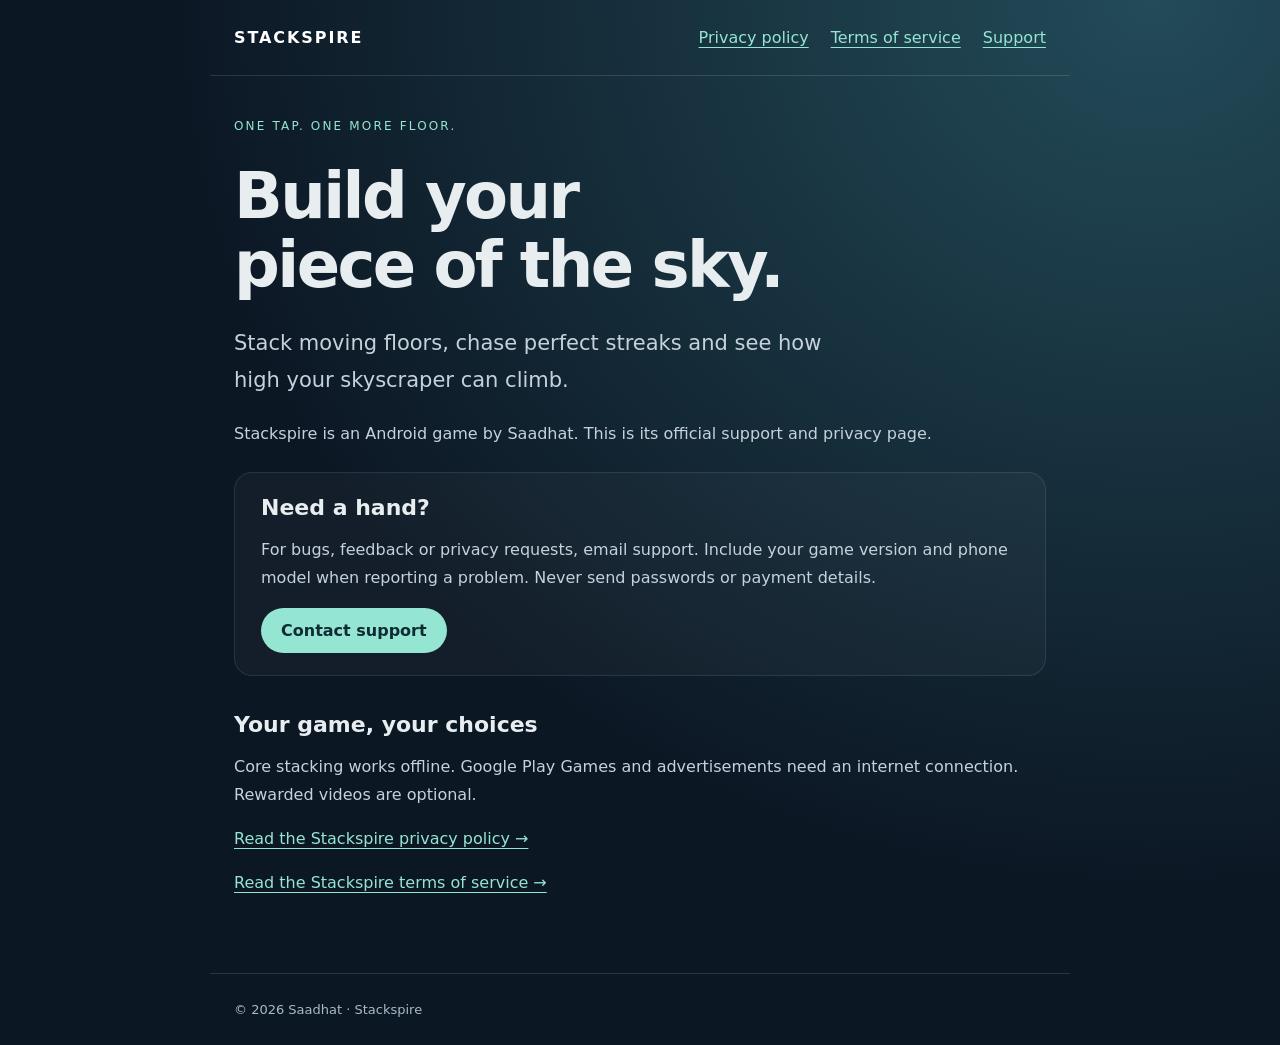
<file: index.html>
<!doctype html><html lang="en"><head><meta charset="utf-8"><meta name="viewport" content="width=device-width,initial-scale=1"><meta name="description" content="Stackspire support and privacy information. A one-tap skyscraper stacking game by Saadhat."><title>Stackspire — Support & Privacy</title><link rel="stylesheet" href="style.css"></head><body><header><a class="brand" href="./">STACKSPIRE</a><nav><a href="privacy.html">Privacy policy</a><a href="terms.html">Terms of service</a><a href="mailto:saadhat10@gmail.com">Support</a></nav></header><main><p class="eyebrow">One tap. One more floor.</p><h1>Build your<br>piece of the sky.</h1><p class="lead">Stack moving floors, chase perfect streaks and see how high your skyscraper can climb.</p><p>Stackspire is an Android game by Saadhat. This is its official support and privacy page.</p><section class="card"><h2>Need a hand?</h2><p>For bugs, feedback or privacy requests, email support. Include your game version and phone model when reporting a problem. Never send passwords or payment details.</p><a class="button" href="mailto:saadhat10@gmail.com?subject=Stackspire%20support">Contact support</a></section><section><h2>Your game, your choices</h2><p>Core stacking works offline. Google Play Games and advertisements need an internet connection. Rewarded videos are optional.</p><p><a href="privacy.html">Read the Stackspire privacy policy →</a></p><p><a href="terms.html">Read the Stackspire terms of service →</a></p></section></main><footer>© 2026 Saadhat · Stackspire</footer></body></html>
</file>
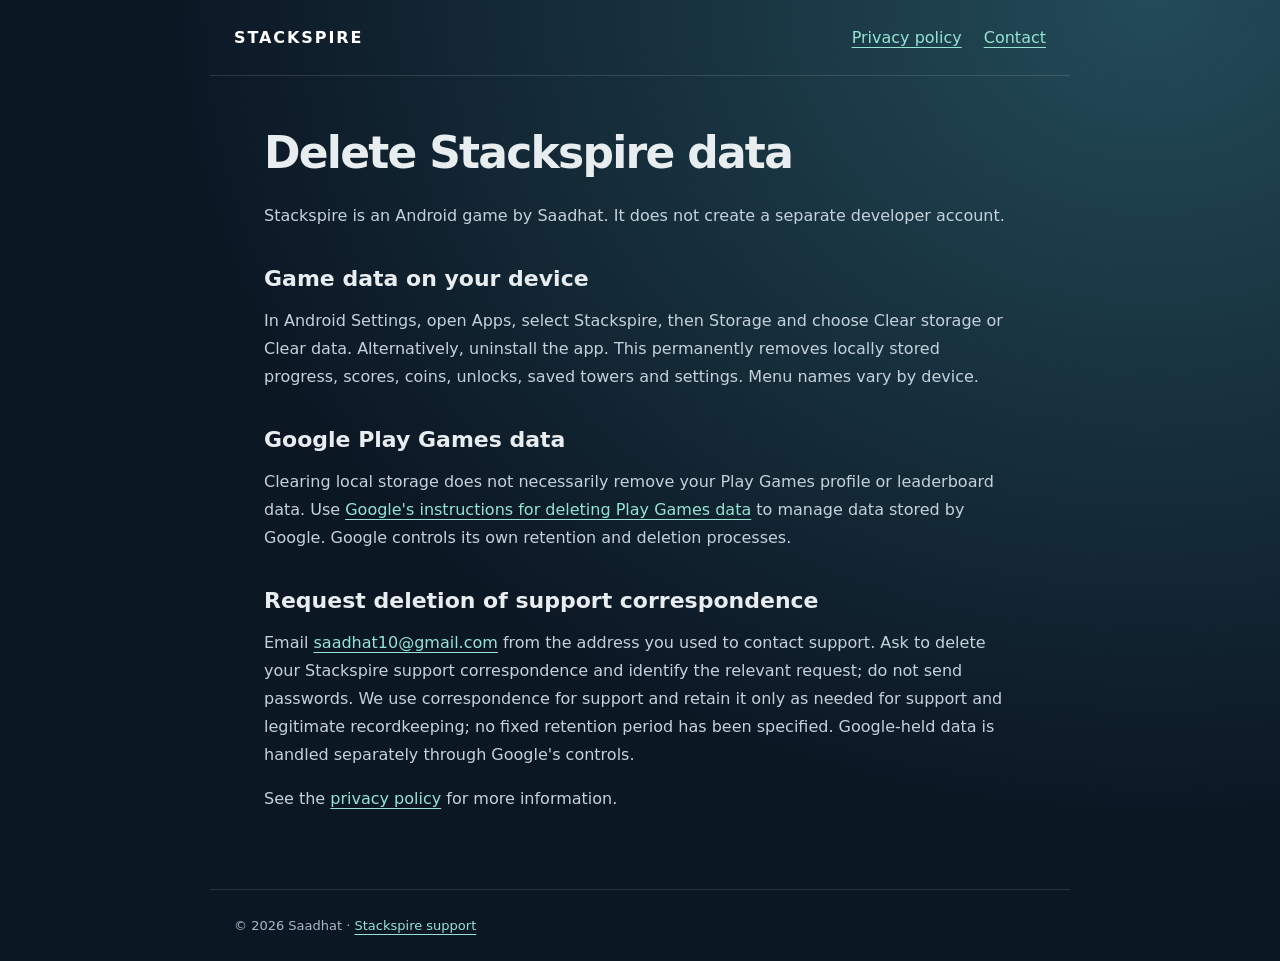
<file: deletion.html>
<!doctype html><html lang="en"><head><meta charset="utf-8"><meta name="viewport" content="width=device-width,initial-scale=1"><title>Stackspire — Data deletion</title><link rel="stylesheet" href="style.css"></head><body><header><a class="brand" href="./">STACKSPIRE</a><nav><a href="privacy.html">Privacy policy</a><a href="mailto:saadhat10@gmail.com">Contact</a></nav></header><main class="policy"><h1>Delete Stackspire data</h1><p>Stackspire is an Android game by Saadhat. It does not create a separate developer account.</p><h2>Game data on your device</h2><p>In Android Settings, open Apps, select Stackspire, then Storage and choose Clear storage or Clear data. Alternatively, uninstall the app. This permanently removes locally stored progress, scores, coins, unlocks, saved towers and settings. Menu names vary by device.</p><h2>Google Play Games data</h2><p>Clearing local storage does not necessarily remove your Play Games profile or leaderboard data. Use <a href="https://support.google.com/googleplay/answer/9130646">Google's instructions for deleting Play Games data</a> to manage data stored by Google. Google controls its own retention and deletion processes.</p><h2>Request deletion of support correspondence</h2><p>Email <a href="mailto:saadhat10@gmail.com?subject=Stackspire%20data%20deletion%20request">saadhat10@gmail.com</a> from the address you used to contact support. Ask to delete your Stackspire support correspondence and identify the relevant request; do not send passwords. We use correspondence for support and retain it only as needed for support and legitimate recordkeeping; no fixed retention period has been specified. Google-held data is handled separately through Google's controls.</p><p>See the <a href="privacy.html">privacy policy</a> for more information.</p></main><footer>© 2026 Saadhat · <a href="./">Stackspire support</a></footer></body></html>
</file>
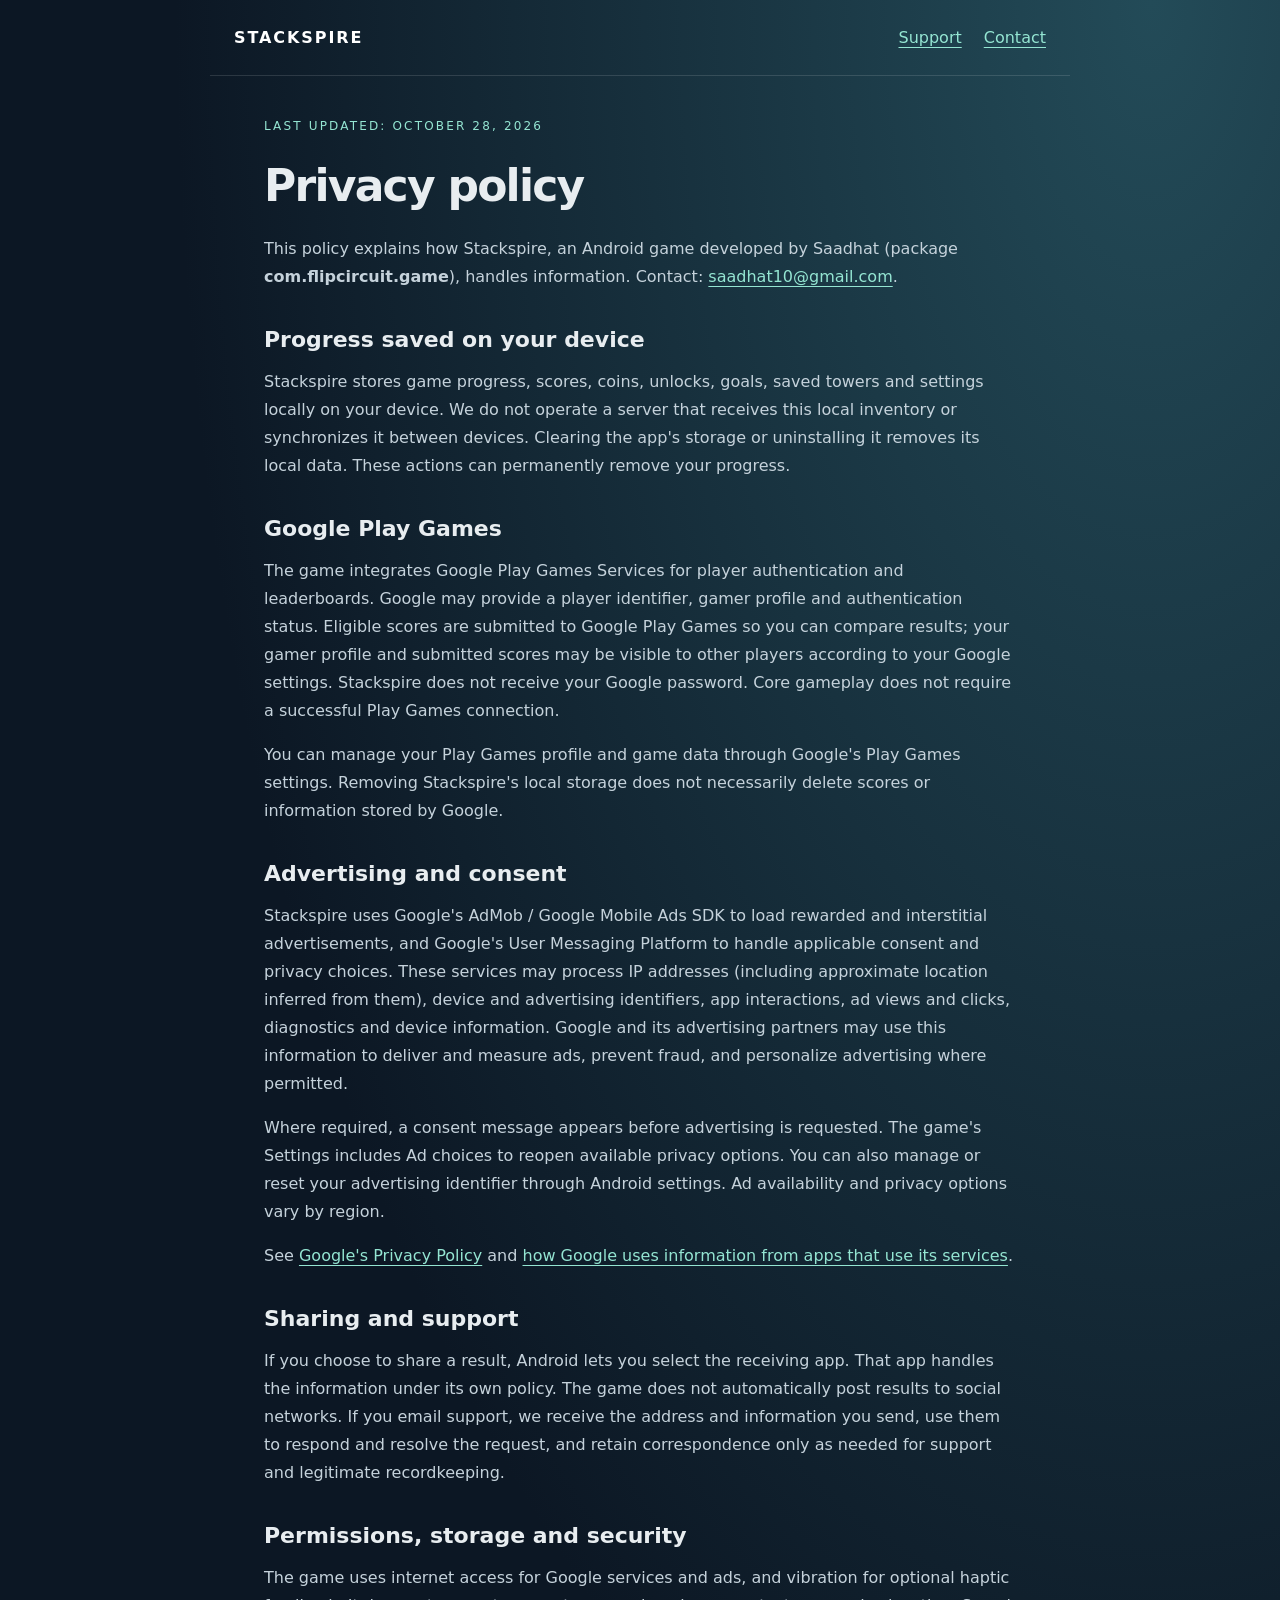
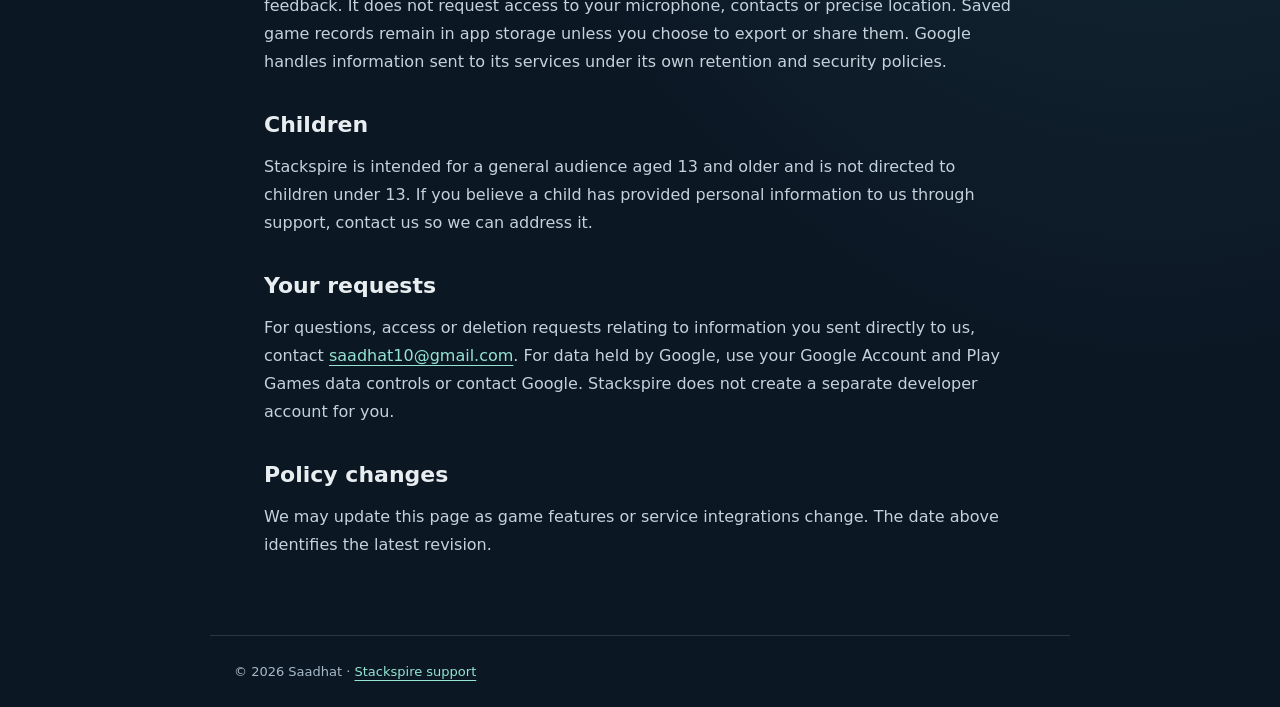
<file: privacy.html>
<!doctype html><html lang="en"><head><meta charset="utf-8"><meta name="viewport" content="width=device-width,initial-scale=1"><meta name="description" content="Privacy policy for the Stackspire Android game by Saadhat."><title>Stackspire — Privacy Policy</title><link rel="stylesheet" href="style.css"></head><body><header><a class="brand" href="./">STACKSPIRE</a><nav><a href="./">Support</a><a href="mailto:saadhat10@gmail.com">Contact</a></nav></header><main class="policy"><p class="eyebrow">Last updated: October 28, 2026</p><h1>Privacy policy</h1><p>This policy explains how Stackspire, an Android game developed by Saadhat (package <strong>com.flipcircuit.game</strong>), handles information. Contact: <a href="mailto:saadhat10@gmail.com">saadhat10@gmail.com</a>.</p><h2>Progress saved on your device</h2><p>Stackspire stores game progress, scores, coins, unlocks, goals, saved towers and settings locally on your device. We do not operate a server that receives this local inventory or synchronizes it between devices. Clearing the app's storage or uninstalling it removes its local data. These actions can permanently remove your progress.</p><h2>Google Play Games</h2><p>The game integrates Google Play Games Services for player authentication and leaderboards. Google may provide a player identifier, gamer profile and authentication status. Eligible scores are submitted to Google Play Games so you can compare results; your gamer profile and submitted scores may be visible to other players according to your Google settings. Stackspire does not receive your Google password. Core gameplay does not require a successful Play Games connection.</p><p>You can manage your Play Games profile and game data through Google's Play Games settings. Removing Stackspire's local storage does not necessarily delete scores or information stored by Google.</p><h2>Advertising and consent</h2><p>Stackspire uses Google's AdMob / Google Mobile Ads SDK to load rewarded and interstitial advertisements, and Google's User Messaging Platform to handle applicable consent and privacy choices. These services may process IP addresses (including approximate location inferred from them), device and advertising identifiers, app interactions, ad views and clicks, diagnostics and device information. Google and its advertising partners may use this information to deliver and measure ads, prevent fraud, and personalize advertising where permitted.</p><p>Where required, a consent message appears before advertising is requested. The game's Settings includes Ad choices to reopen available privacy options. You can also manage or reset your advertising identifier through Android settings. Ad availability and privacy options vary by region.</p><p>See <a href="https://policies.google.com/privacy">Google's Privacy Policy</a> and <a href="https://policies.google.com/technologies/partner-sites">how Google uses information from apps that use its services</a>.</p><h2>Sharing and support</h2><p>If you choose to share a result, Android lets you select the receiving app. That app handles the information under its own policy. The game does not automatically post results to social networks. If you email support, we receive the address and information you send, use them to respond and resolve the request, and retain correspondence only as needed for support and legitimate recordkeeping.</p><h2>Permissions, storage and security</h2><p>The game uses internet access for Google services and ads, and vibration for optional haptic feedback. It does not request access to your microphone, contacts or precise location. Saved game records remain in app storage unless you choose to export or share them. Google handles information sent to its services under its own retention and security policies.</p><h2>Children</h2><p>Stackspire is intended for a general audience aged 13 and older and is not directed to children under 13. If you believe a child has provided personal information to us through support, contact us so we can address it.</p><h2>Your requests</h2><p>For questions, access or deletion requests relating to information you sent directly to us, contact <a href="mailto:saadhat10@gmail.com">saadhat10@gmail.com</a>. For data held by Google, use your Google Account and Play Games data controls or contact Google. Stackspire does not create a separate developer account for you.</p><h2>Policy changes</h2><p>We may update this page as game features or service integrations change. The date above identifies the latest revision.</p></main><footer>© 2026 Saadhat · <a href="./">Stackspire support</a></footer></body></html>
</file>
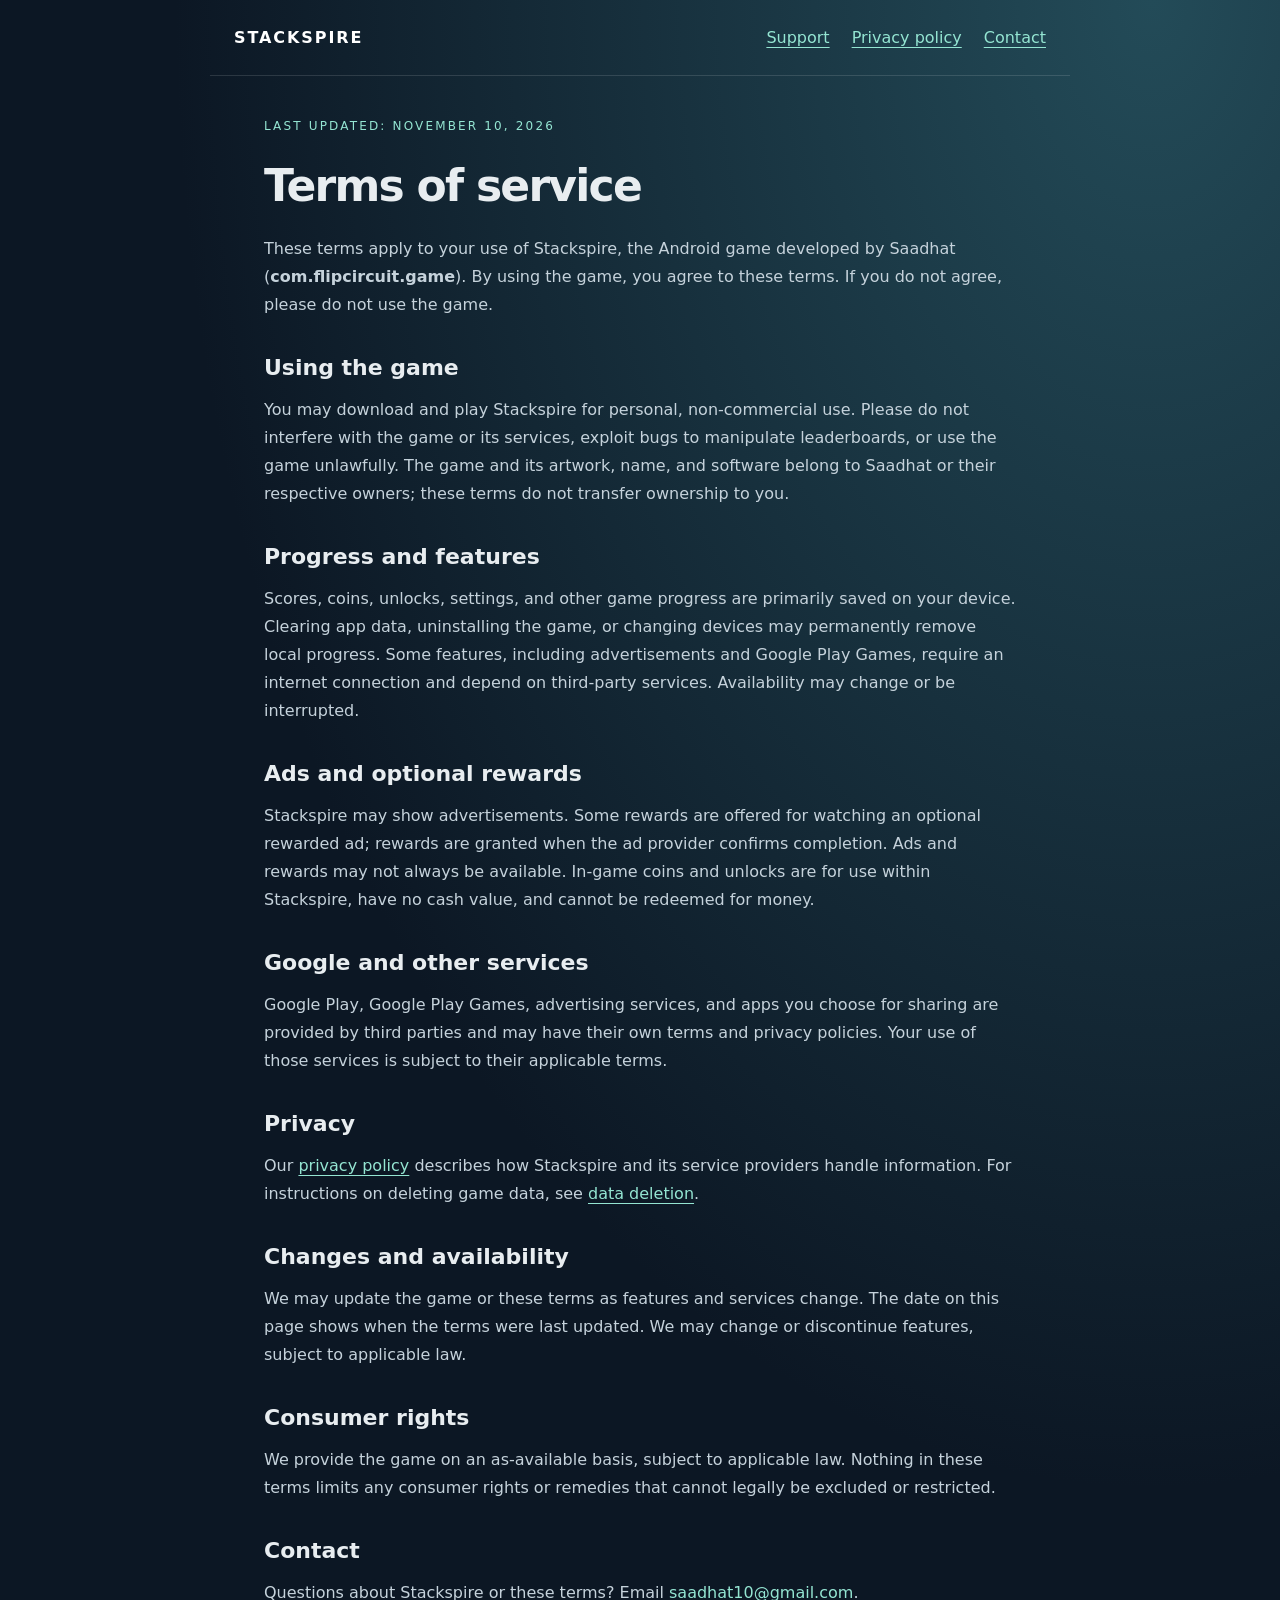
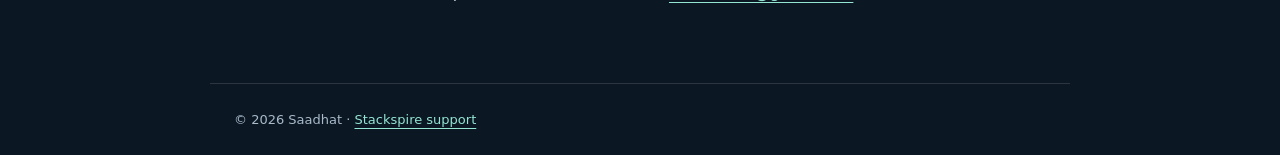
<file: terms.html>
<!doctype html><html lang="en"><head><meta charset="utf-8"><meta name="viewport" content="width=device-width,initial-scale=1"><meta name="description" content="Terms of service for the Stackspire Android game by Saadhat."><title>Stackspire — Terms of Service</title><link rel="stylesheet" href="style.css"></head><body><header><a class="brand" href="./">STACKSPIRE</a><nav><a href="./">Support</a><a href="privacy.html">Privacy policy</a><a href="mailto:saadhat10@gmail.com">Contact</a></nav></header><main class="policy"><p class="eyebrow">Last updated: November 10, 2026</p><h1>Terms of service</h1><p>These terms apply to your use of Stackspire, the Android game developed by Saadhat (<strong>com.flipcircuit.game</strong>). By using the game, you agree to these terms. If you do not agree, please do not use the game.</p><h2>Using the game</h2><p>You may download and play Stackspire for personal, non-commercial use. Please do not interfere with the game or its services, exploit bugs to manipulate leaderboards, or use the game unlawfully. The game and its artwork, name, and software belong to Saadhat or their respective owners; these terms do not transfer ownership to you.</p><h2>Progress and features</h2><p>Scores, coins, unlocks, settings, and other game progress are primarily saved on your device. Clearing app data, uninstalling the game, or changing devices may permanently remove local progress. Some features, including advertisements and Google Play Games, require an internet connection and depend on third-party services. Availability may change or be interrupted.</p><h2>Ads and optional rewards</h2><p>Stackspire may show advertisements. Some rewards are offered for watching an optional rewarded ad; rewards are granted when the ad provider confirms completion. Ads and rewards may not always be available. In-game coins and unlocks are for use within Stackspire, have no cash value, and cannot be redeemed for money.</p><h2>Google and other services</h2><p>Google Play, Google Play Games, advertising services, and apps you choose for sharing are provided by third parties and may have their own terms and privacy policies. Your use of those services is subject to their applicable terms.</p><h2>Privacy</h2><p>Our <a href="privacy.html">privacy policy</a> describes how Stackspire and its service providers handle information. For instructions on deleting game data, see <a href="deletion.html">data deletion</a>.</p><h2>Changes and availability</h2><p>We may update the game or these terms as features and services change. The date on this page shows when the terms were last updated. We may change or discontinue features, subject to applicable law.</p><h2>Consumer rights</h2><p>We provide the game on an as-available basis, subject to applicable law. Nothing in these terms limits any consumer rights or remedies that cannot legally be excluded or restricted.</p><h2>Contact</h2><p>Questions about Stackspire or these terms? Email <a href="mailto:saadhat10@gmail.com">saadhat10@gmail.com</a>.</p></main><footer>© 2026 Saadhat · <a href="./">Stackspire support</a></footer></body></html>
</file>
<file: style.css>
:root{color-scheme:dark;font-family:system-ui,-apple-system,Segoe UI,sans-serif;background:#0c1724;color:#e8edf0}*{box-sizing:border-box}body{margin:0;background:radial-gradient(ellipse at 90% 0,#234b58,transparent 60%)}header,main,footer{max-width:860px;margin:auto;padding:28px 24px}header{display:flex;align-items:center;justify-content:space-between;gap:24px;border-bottom:1px solid #ffffff20}a{color:#94e5d2;text-underline-offset:4px}nav{display:flex;gap:22px}.brand{font-weight:800;letter-spacing:.12em;text-decoration:none;color:#fff}h1{font-size:clamp(36px,7vw,64px);line-height:1.08;letter-spacing:-.04em;margin:25px 0}h2{font-size:22px;margin:36px 0 12px}p,li{line-height:1.75;color:#c5d2db}li{margin:8px 0}.eyebrow{color:#94e5d2;font-size:12px;letter-spacing:.18em;text-transform:uppercase}.lead{font-size:21px;max-width:600px}.card{padding:22px 26px;background:#ffffff08;border:1px solid #ffffff18;border-radius:18px;margin:24px 0}.card h2{margin-top:0}footer{font-size:13px;border-top:1px solid #ffffff20;color:#a8bac8}.button{display:inline-block;background:#94e5d2;color:#102c32;font-weight:700;padding:13px 20px;border-radius:30px;text-decoration:none}main{padding-bottom:60px}.policy h1{font-size:44px}.policy{max-width:800px}@media(max-width:500px){header{align-items:flex-start;flex-direction:column;gap:16px}nav{font-size:14px}.card{padding:20px}}
</file>
